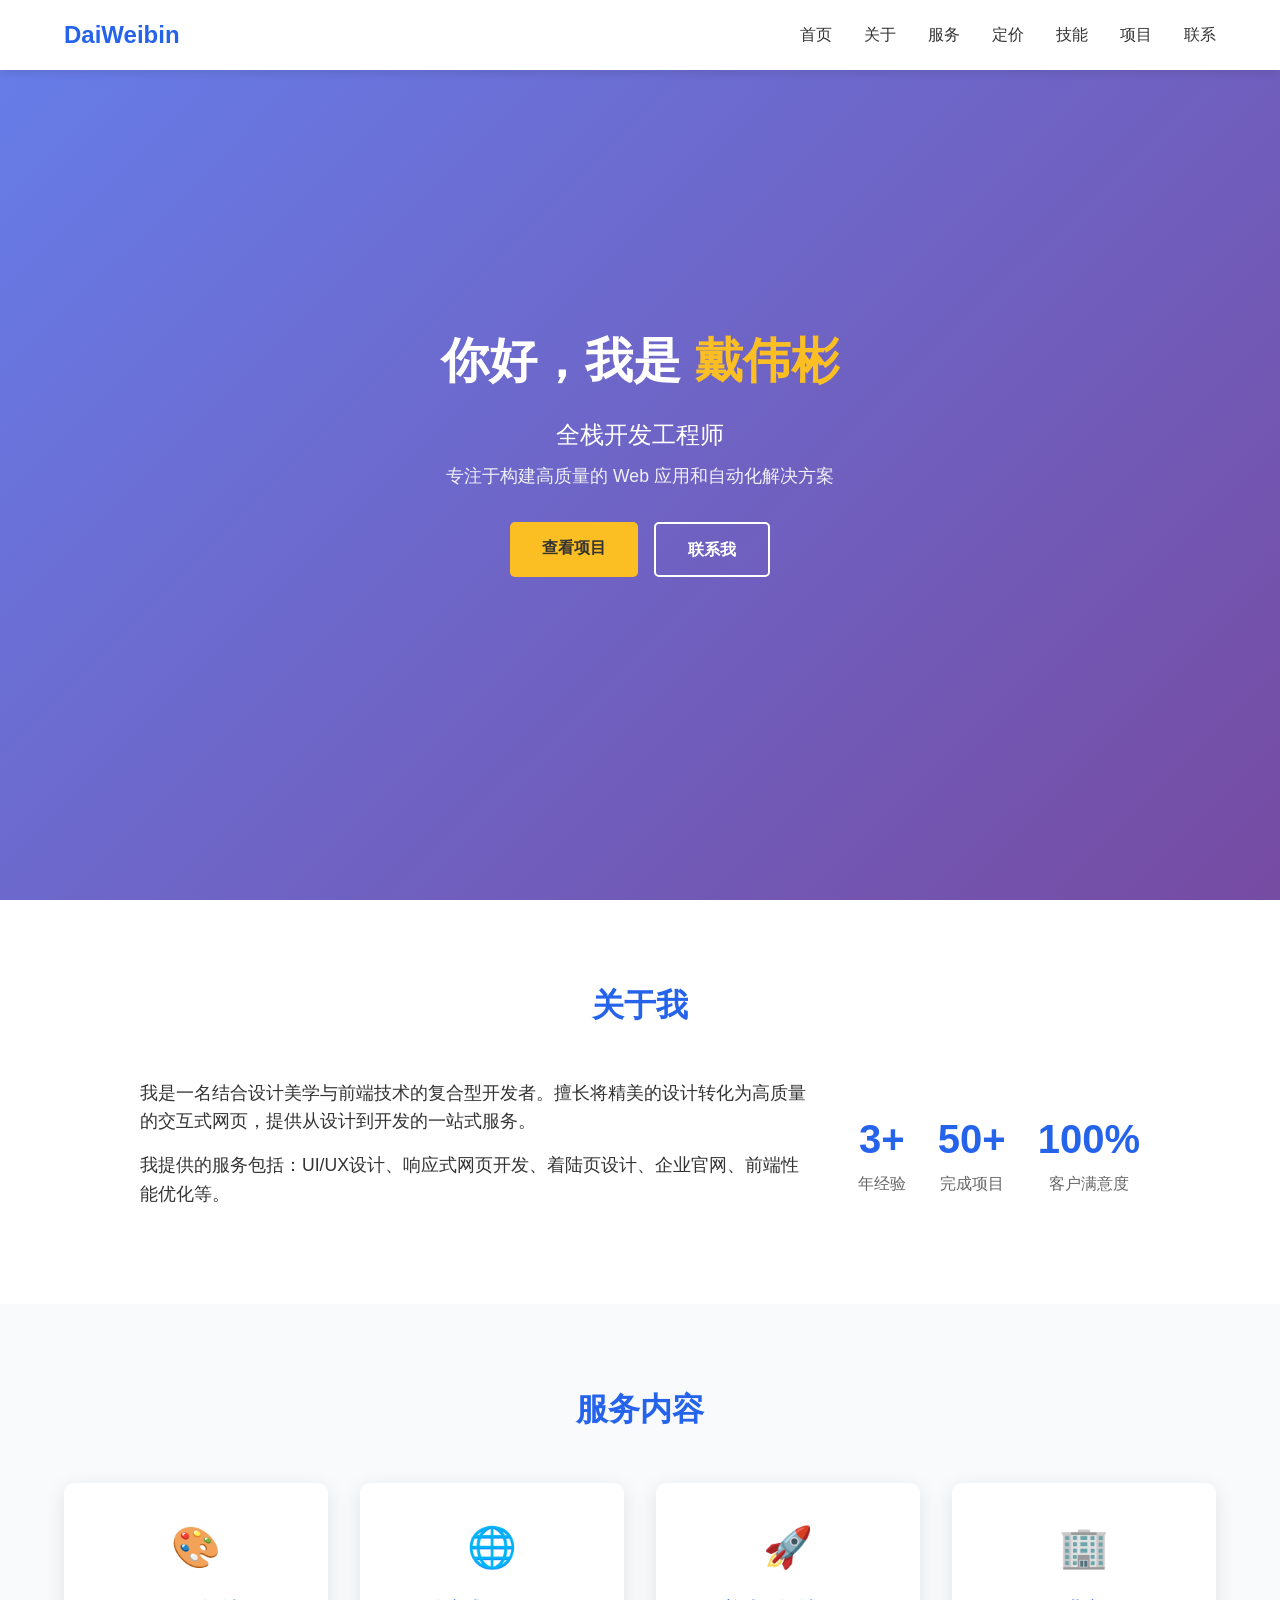
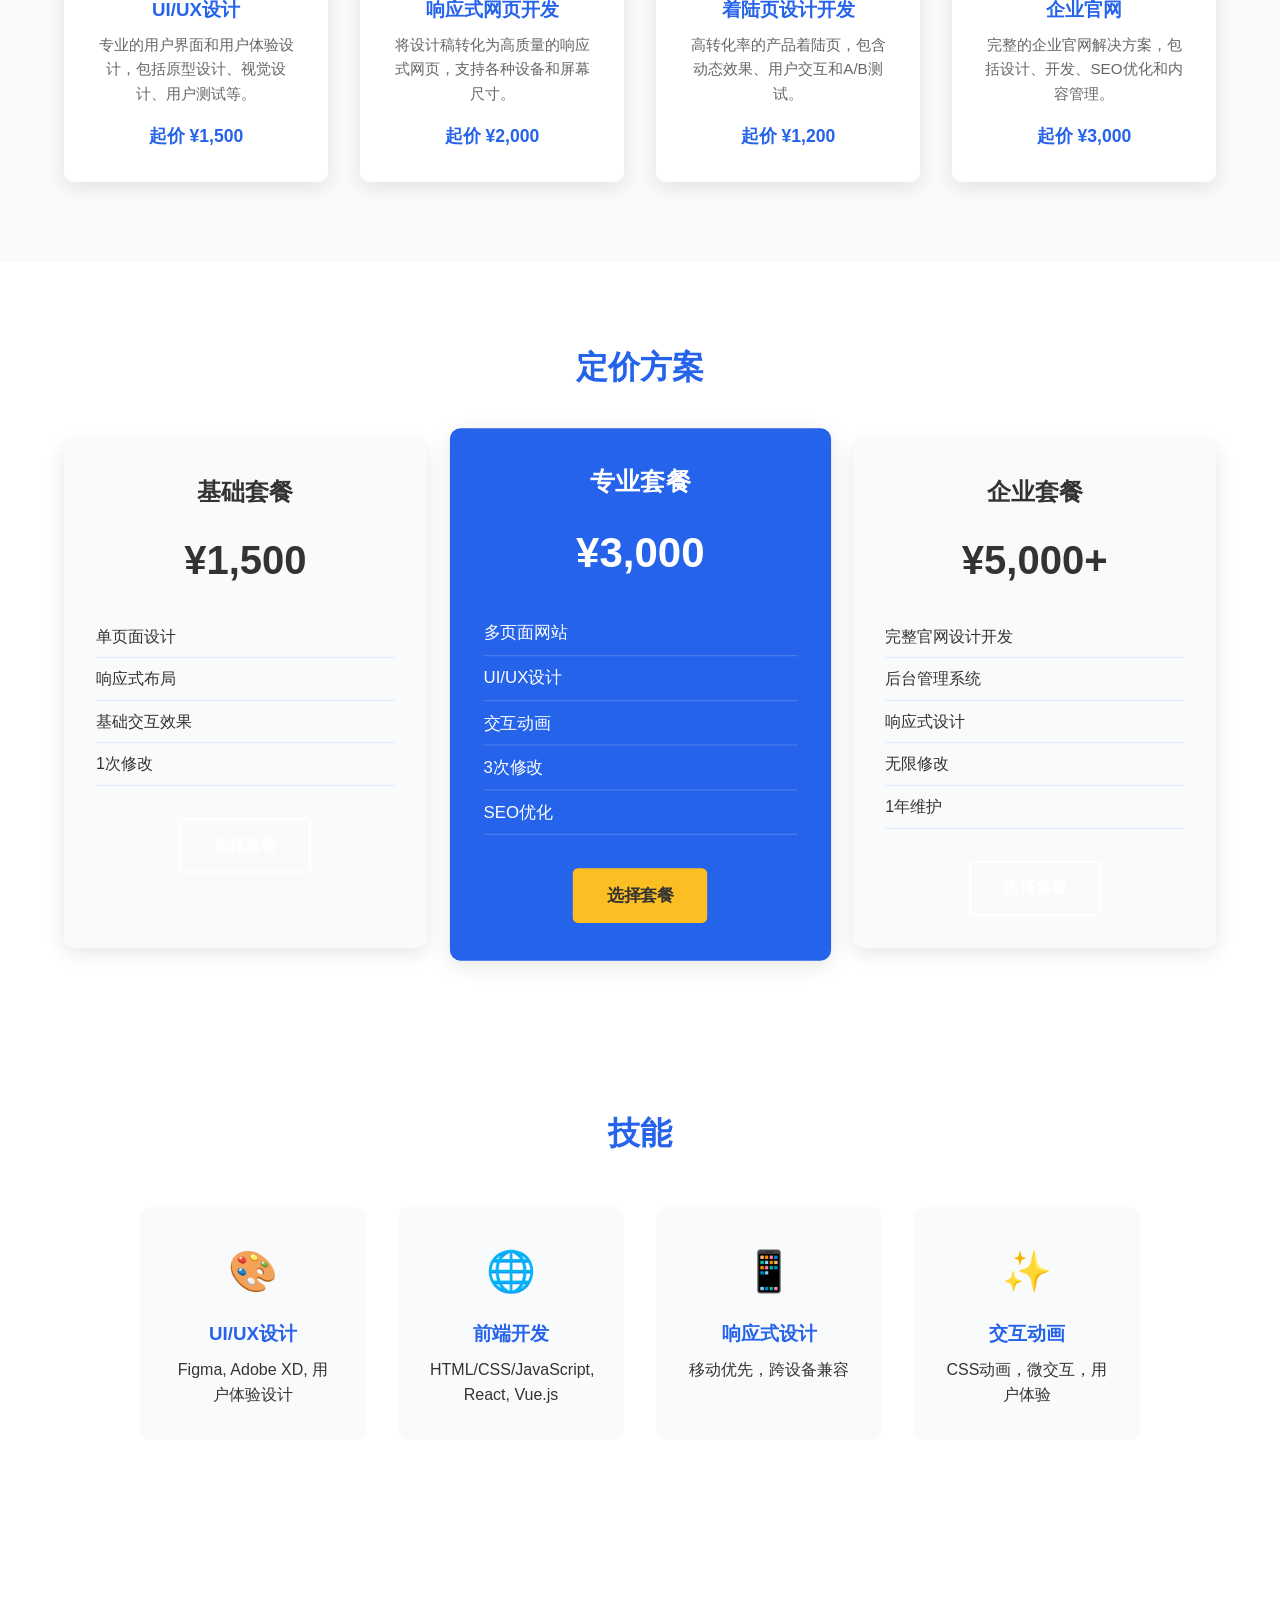
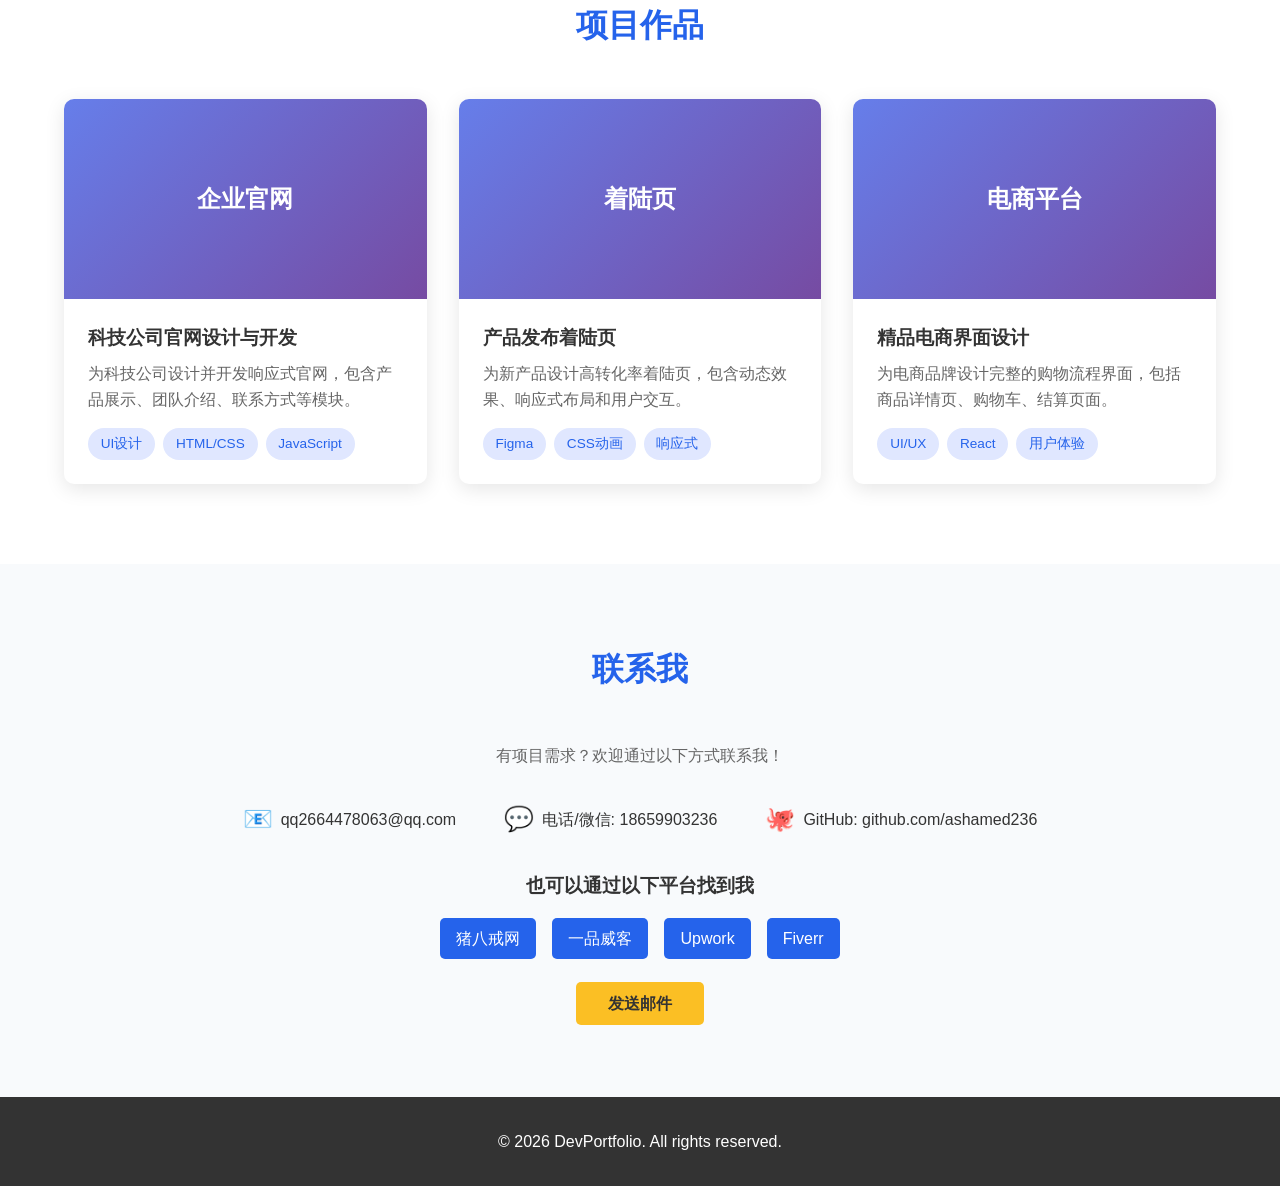
<file: index.html>
<!DOCTYPE html>
<html lang="zh-CN">
<head>
    <meta charset="UTF-8">
    <meta name="viewport" content="width=device-width, initial-scale=1.0">
    <title>开发者作品集</title>
    <link rel="stylesheet" href="style.css">
</head>
<body>
    <nav class="navbar">
        <div class="logo">DaiWeibin</div>
        <ul class="nav-links">
            <li><a href="#home">首页</a></li>
            <li><a href="#about">关于</a></li>
            <li><a href="#services">服务</a></li>
            <li><a href="#pricing">定价</a></li>
            <li><a href="#skills">技能</a></li>
            <li><a href="#projects">项目</a></li>
            <li><a href="#contact">联系</a></li>
        </ul>
    </nav>

    <section id="home" class="hero">
        <div class="hero-content">
            <h1>你好，我是 <span class="highlight">戴伟彬</span></h1>
            <p class="subtitle">全栈开发工程师</p>
            <p class="description">专注于构建高质量的 Web 应用和自动化解决方案</p>
            <div class="hero-buttons">
                <a href="#projects" class="btn btn-primary">查看项目</a>
                <a href="#contact" class="btn btn-secondary">联系我</a>
            </div>
        </div>
    </section>

    <section id="about" class="about">
        <h2>关于我</h2>
        <div class="about-content">
            <div class="about-text">
                <p>我是一名结合设计美学与前端技术的复合型开发者。擅长将精美的设计转化为高质量的交互式网页，提供从设计到开发的一站式服务。</p>
                <p>我提供的服务包括：UI/UX设计、响应式网页开发、着陆页设计、企业官网、前端性能优化等。</p>
            </div>
            <div class="stats">
                <div class="stat-item">
                    <span class="stat-number">3+</span>
                    <span class="stat-label">年经验</span>
                </div>
                <div class="stat-item">
                    <span class="stat-number">50+</span>
                    <span class="stat-label">完成项目</span>
                </div>
                <div class="stat-item">
                    <span class="stat-number">100%</span>
                    <span class="stat-label">客户满意度</span>
                </div>
            </div>
        </div>
    </section>

    <section id="services" class="services">
        <h2>服务内容</h2>
        <div class="services-grid">
            <div class="service-card">
                <div class="service-icon">🎨</div>
                <h3>UI/UX设计</h3>
                <p>专业的用户界面和用户体验设计，包括原型设计、视觉设计、用户测试等。</p>
                <div class="service-price">起价 ¥1,500</div>
            </div>
            <div class="service-card">
                <div class="service-icon">🌐</div>
                <h3>响应式网页开发</h3>
                <p>将设计稿转化为高质量的响应式网页，支持各种设备和屏幕尺寸。</p>
                <div class="service-price">起价 ¥2,000</div>
            </div>
            <div class="service-card">
                <div class="service-icon">🚀</div>
                <h3>着陆页设计开发</h3>
                <p>高转化率的产品着陆页，包含动态效果、用户交互和A/B测试。</p>
                <div class="service-price">起价 ¥1,200</div>
            </div>
            <div class="service-card">
                <div class="service-icon">🏢</div>
                <h3>企业官网</h3>
                <p>完整的企业官网解决方案，包括设计、开发、SEO优化和内容管理。</p>
                <div class="service-price">起价 ¥3,000</div>
            </div>
        </div>
    </section>

    <section id="pricing" class="pricing">
        <h2>定价方案</h2>
        <div class="pricing-grid">
            <div class="pricing-card">
                <h3>基础套餐</h3>
                <div class="price">¥1,500</div>
                <ul class="features">
                    <li>单页面设计</li>
                    <li>响应式布局</li>
                    <li>基础交互效果</li>
                    <li>1次修改</li>
                </ul>
                <a href="#contact" class="btn btn-secondary">选择套餐</a>
            </div>
            <div class="pricing-card featured">
                <h3>专业套餐</h3>
                <div class="price">¥3,000</div>
                <ul class="features">
                    <li>多页面网站</li>
                    <li>UI/UX设计</li>
                    <li>交互动画</li>
                    <li>3次修改</li>
                    <li>SEO优化</li>
                </ul>
                <a href="#contact" class="btn btn-primary">选择套餐</a>
            </div>
            <div class="pricing-card">
                <h3>企业套餐</h3>
                <div class="price">¥5,000+</div>
                <ul class="features">
                    <li>完整官网设计开发</li>
                    <li>后台管理系统</li>
                    <li>响应式设计</li>
                    <li>无限修改</li>
                    <li>1年维护</li>
                </ul>
                <a href="#contact" class="btn btn-secondary">选择套餐</a>
            </div>
        </div>
    </section>

    <section id="skills" class="skills">
        <h2>技能</h2>
        <div class="skills-grid">
            <div class="skill-card">
                <div class="skill-icon">🎨</div>
                <h3>UI/UX设计</h3>
                <p>Figma, Adobe XD, 用户体验设计</p>
            </div>
            <div class="skill-card">
                <div class="skill-icon">🌐</div>
                <h3>前端开发</h3>
                <p>HTML/CSS/JavaScript, React, Vue.js</p>
            </div>
            <div class="skill-card">
                <div class="skill-icon">📱</div>
                <h3>响应式设计</h3>
                <p>移动优先，跨设备兼容</p>
            </div>
            <div class="skill-card">
                <div class="skill-icon">✨</div>
                <h3>交互动画</h3>
                <p>CSS动画，微交互，用户体验</p>
            </div>
        </div>
    </section>

    <section id="projects" class="projects">
        <h2>项目作品</h2>
        <div class="projects-grid">
            <div class="project-card">
                <div class="project-image">
                    <div class="project-placeholder">企业官网</div>
                </div>
                <div class="project-info">
                    <h3>科技公司官网设计与开发</h3>
                    <p>为科技公司设计并开发响应式官网，包含产品展示、团队介绍、联系方式等模块。</p>
                    <div class="project-tags">
                        <span>UI设计</span>
                        <span>HTML/CSS</span>
                        <span>JavaScript</span>
                    </div>
                </div>
            </div>
            <div class="project-card">
                <div class="project-image">
                    <div class="project-placeholder">着陆页</div>
                </div>
                <div class="project-info">
                    <h3>产品发布着陆页</h3>
                    <p>为新产品设计高转化率着陆页，包含动态效果、响应式布局和用户交互。</p>
                    <div class="project-tags">
                        <span>Figma</span>
                        <span>CSS动画</span>
                        <span>响应式</span>
                    </div>
                </div>
            </div>
            <div class="project-card">
                <div class="project-image">
                    <div class="project-placeholder">电商平台</div>
                </div>
                <div class="project-info">
                    <h3>精品电商界面设计</h3>
                    <p>为电商品牌设计完整的购物流程界面，包括商品详情页、购物车、结算页面。</p>
                    <div class="project-tags">
                        <span>UI/UX</span>
                        <span>React</span>
                        <span>用户体验</span>
                    </div>
                </div>
            </div>
        </div>
    </section>

    <section id="contact" class="contact">
        <h2>联系我</h2>
        <p class="contact-desc">有项目需求？欢迎通过以下方式联系我！</p>
        <div class="contact-info">
            <div class="contact-item">
                <span class="contact-icon">📧</span>
                <span>qq2664478063@qq.com</span>
            </div>
            <div class="contact-item">
                <span class="contact-icon">💬</span>
                <span>电话/微信: 18659903236</span>
            </div>
            <div class="contact-item">
                <span class="contact-icon">🐙</span>
                <span>GitHub: github.com/ashamed236</span>
            </div>
        </div>
        
        <div class="platforms">
            <h3>也可以通过以下平台找到我</h3>
            <div class="platform-links">
                <a href="https://www.zbj.com" target="_blank" class="platform-link">猪八戒网</a>
                <a href="https://www.epwk.com" target="_blank" class="platform-link">一品威客</a>
                <a href="https://www.upwork.com" target="_blank" class="platform-link">Upwork</a>
                <a href="https://www.fiverr.com" target="_blank" class="platform-link">Fiverr</a>
            </div>
        </div>
        
        <a href="mailto:qq2664478063@qq.com" class="btn btn-primary">发送邮件</a>
    </section>

    <footer>
        <p>&copy; 2026 DevPortfolio. All rights reserved.</p>
    </footer>

    <script src="script.js"></script>
</body>
</html>
</file>
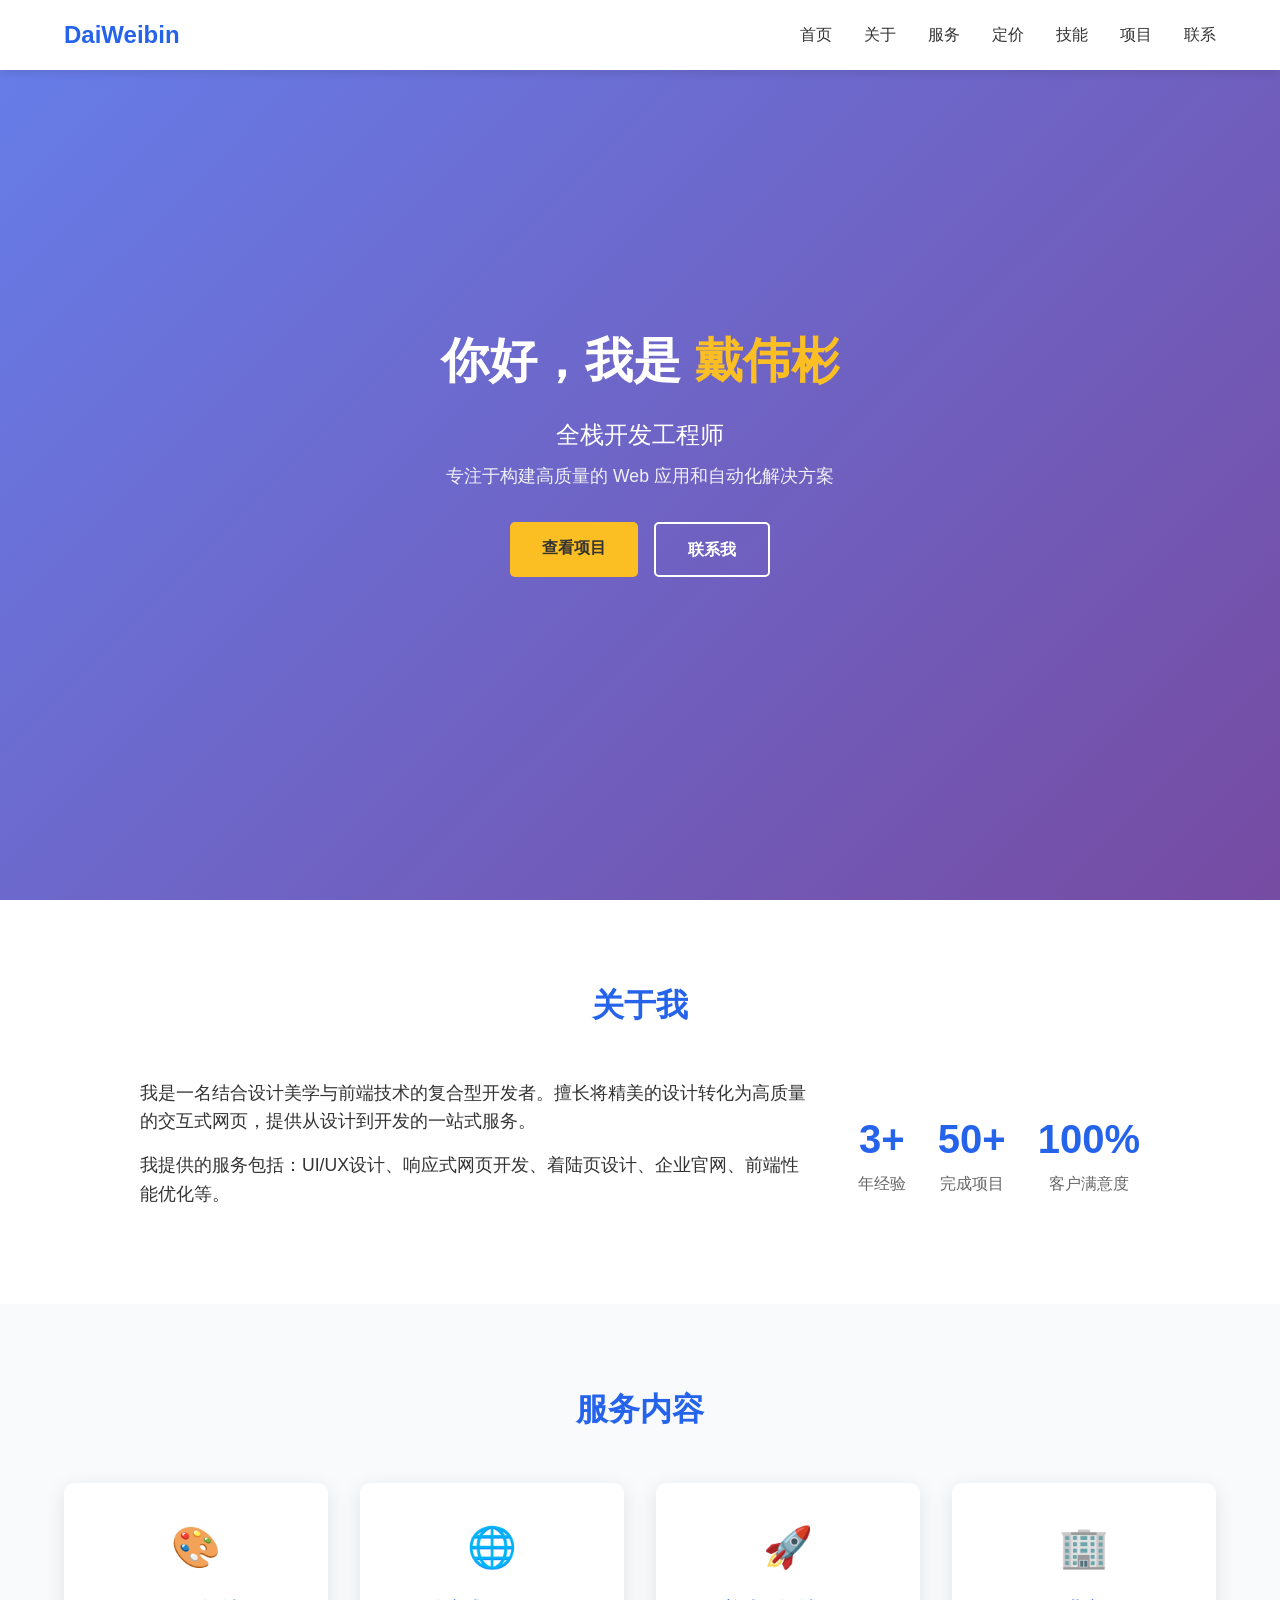
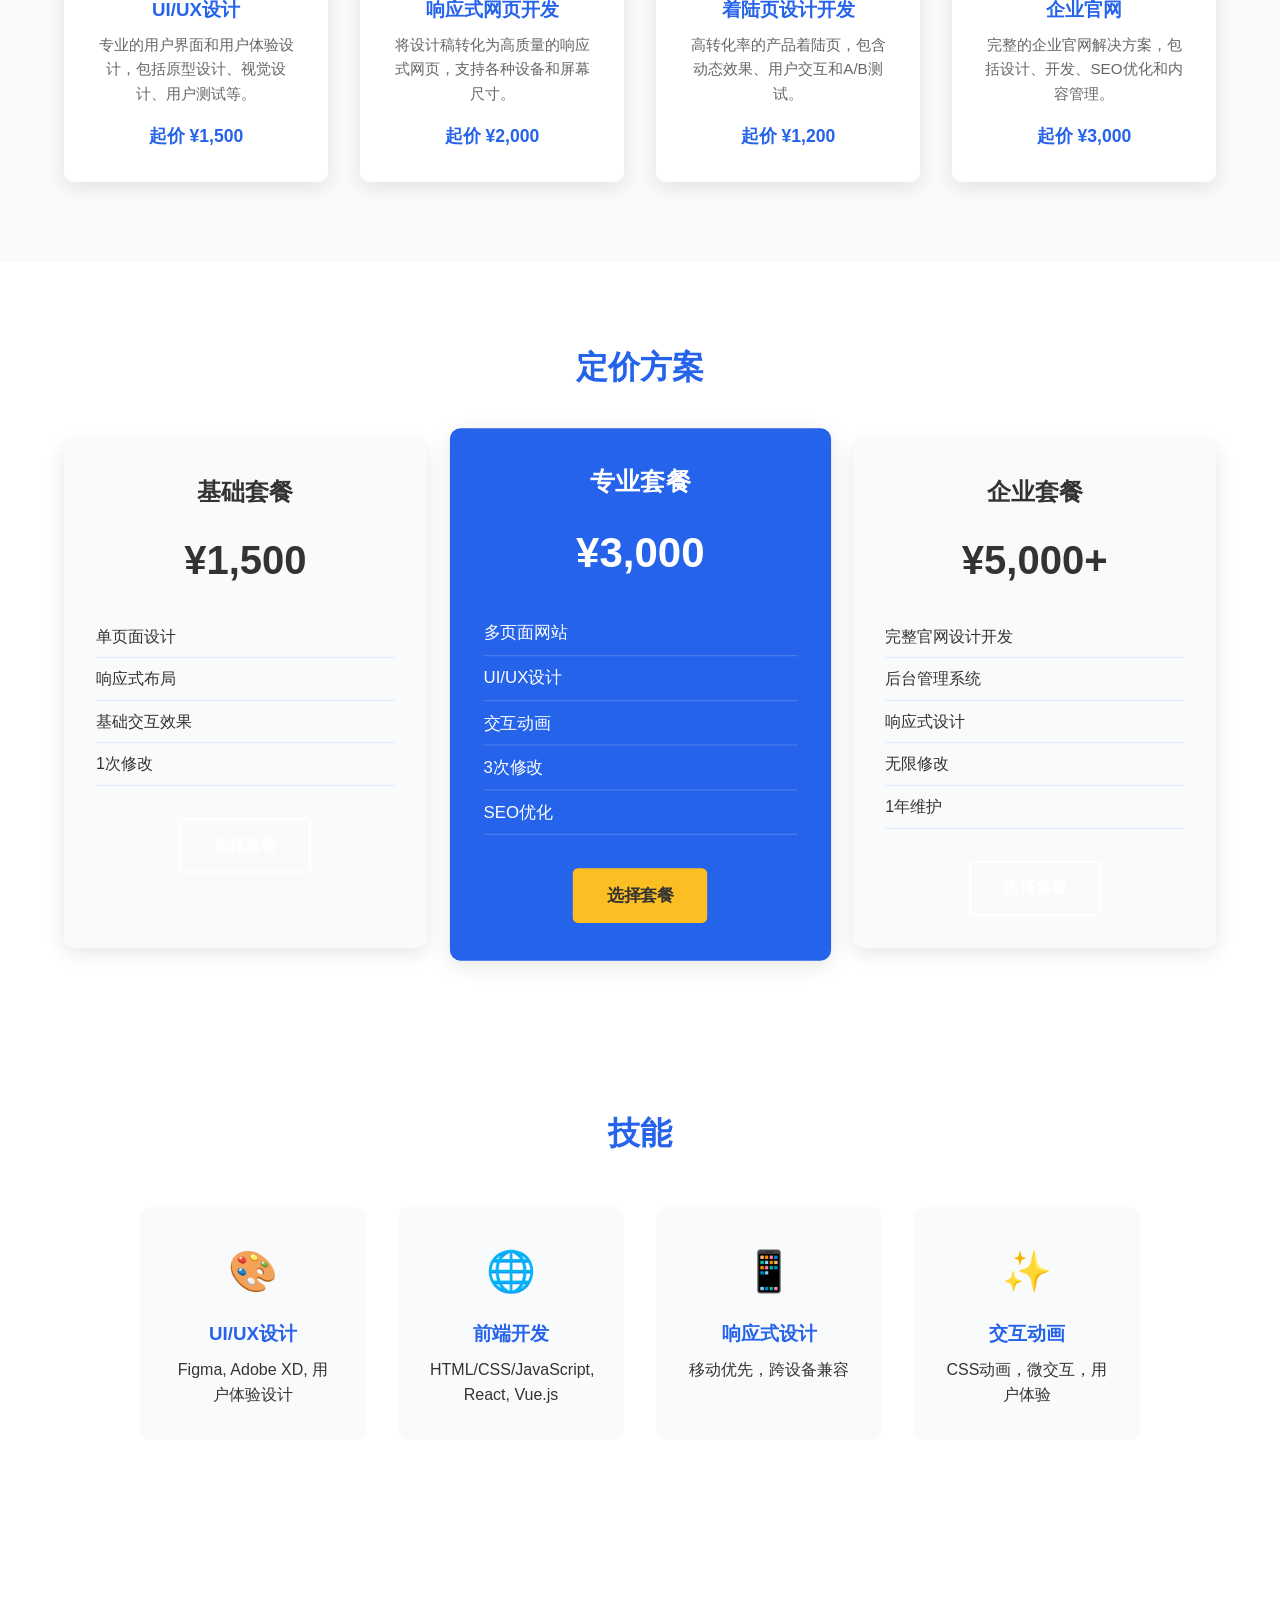
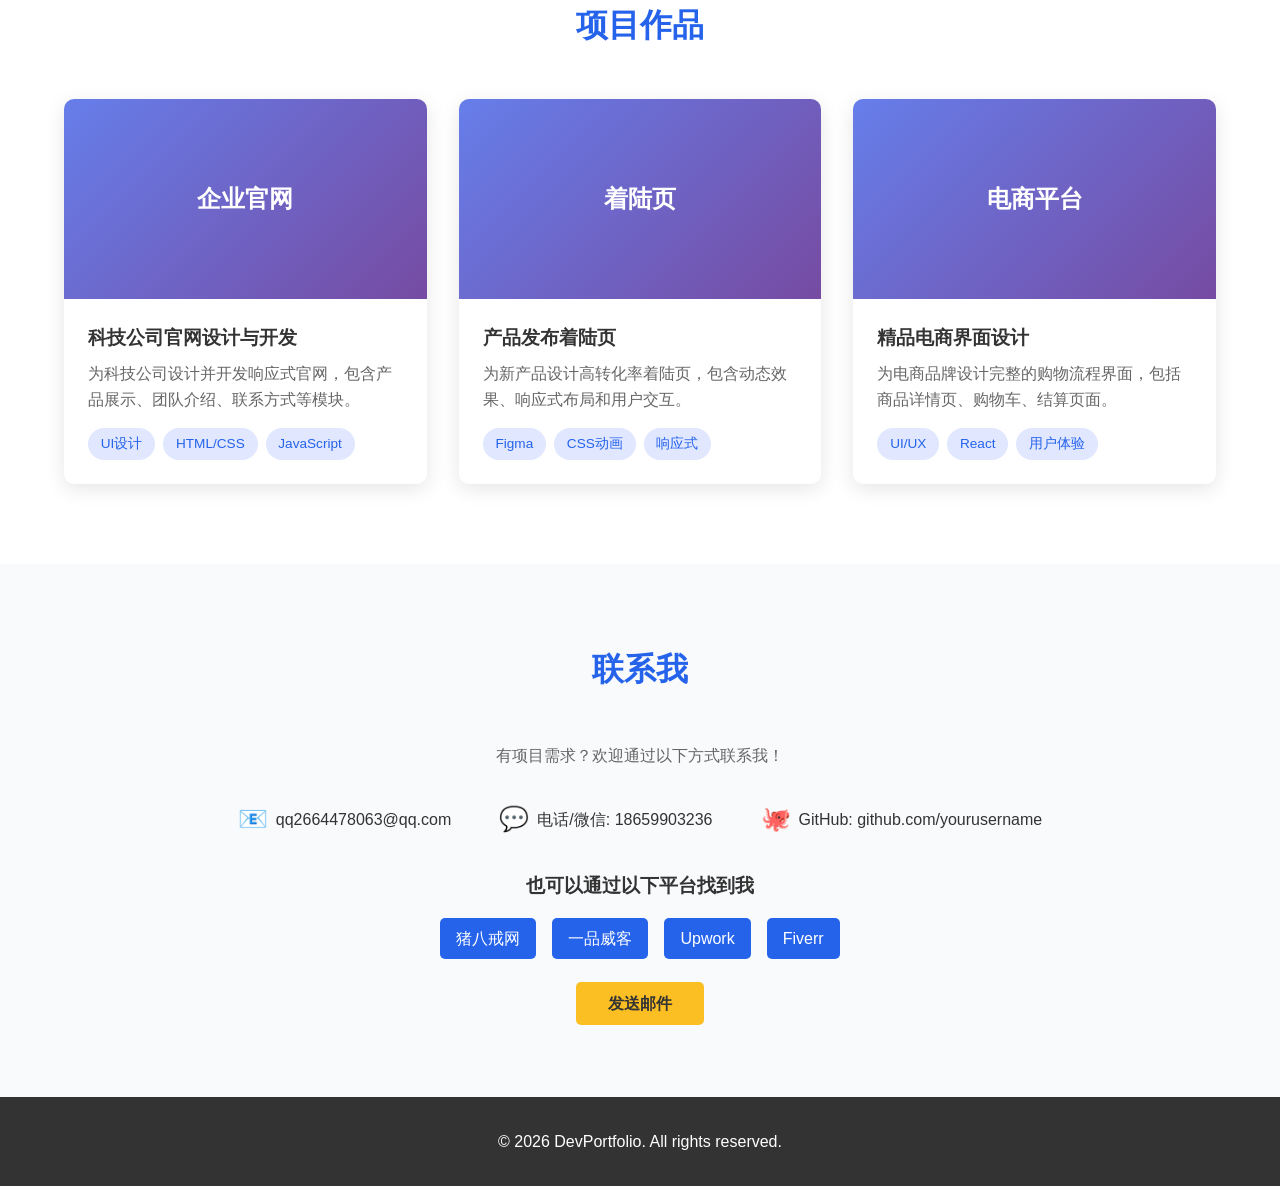
<file: portfolio/index.html>
<!DOCTYPE html>
<html lang="zh-CN">
<head>
    <meta charset="UTF-8">
    <meta name="viewport" content="width=device-width, initial-scale=1.0">
    <title>开发者作品集</title>
    <link rel="stylesheet" href="style.css">
</head>
<body>
    <nav class="navbar">
        <div class="logo">DaiWeibin</div>
        <ul class="nav-links">
            <li><a href="#home">首页</a></li>
            <li><a href="#about">关于</a></li>
            <li><a href="#services">服务</a></li>
            <li><a href="#pricing">定价</a></li>
            <li><a href="#skills">技能</a></li>
            <li><a href="#projects">项目</a></li>
            <li><a href="#contact">联系</a></li>
        </ul>
    </nav>

    <section id="home" class="hero">
        <div class="hero-content">
            <h1>你好，我是 <span class="highlight">戴伟彬</span></h1>
            <p class="subtitle">全栈开发工程师</p>
            <p class="description">专注于构建高质量的 Web 应用和自动化解决方案</p>
            <div class="hero-buttons">
                <a href="#projects" class="btn btn-primary">查看项目</a>
                <a href="#contact" class="btn btn-secondary">联系我</a>
            </div>
        </div>
    </section>

    <section id="about" class="about">
        <h2>关于我</h2>
        <div class="about-content">
            <div class="about-text">
                <p>我是一名结合设计美学与前端技术的复合型开发者。擅长将精美的设计转化为高质量的交互式网页，提供从设计到开发的一站式服务。</p>
                <p>我提供的服务包括：UI/UX设计、响应式网页开发、着陆页设计、企业官网、前端性能优化等。</p>
            </div>
            <div class="stats">
                <div class="stat-item">
                    <span class="stat-number">3+</span>
                    <span class="stat-label">年经验</span>
                </div>
                <div class="stat-item">
                    <span class="stat-number">50+</span>
                    <span class="stat-label">完成项目</span>
                </div>
                <div class="stat-item">
                    <span class="stat-number">100%</span>
                    <span class="stat-label">客户满意度</span>
                </div>
            </div>
        </div>
    </section>

    <section id="services" class="services">
        <h2>服务内容</h2>
        <div class="services-grid">
            <div class="service-card">
                <div class="service-icon">🎨</div>
                <h3>UI/UX设计</h3>
                <p>专业的用户界面和用户体验设计，包括原型设计、视觉设计、用户测试等。</p>
                <div class="service-price">起价 ¥1,500</div>
            </div>
            <div class="service-card">
                <div class="service-icon">🌐</div>
                <h3>响应式网页开发</h3>
                <p>将设计稿转化为高质量的响应式网页，支持各种设备和屏幕尺寸。</p>
                <div class="service-price">起价 ¥2,000</div>
            </div>
            <div class="service-card">
                <div class="service-icon">🚀</div>
                <h3>着陆页设计开发</h3>
                <p>高转化率的产品着陆页，包含动态效果、用户交互和A/B测试。</p>
                <div class="service-price">起价 ¥1,200</div>
            </div>
            <div class="service-card">
                <div class="service-icon">🏢</div>
                <h3>企业官网</h3>
                <p>完整的企业官网解决方案，包括设计、开发、SEO优化和内容管理。</p>
                <div class="service-price">起价 ¥3,000</div>
            </div>
        </div>
    </section>

    <section id="pricing" class="pricing">
        <h2>定价方案</h2>
        <div class="pricing-grid">
            <div class="pricing-card">
                <h3>基础套餐</h3>
                <div class="price">¥1,500</div>
                <ul class="features">
                    <li>单页面设计</li>
                    <li>响应式布局</li>
                    <li>基础交互效果</li>
                    <li>1次修改</li>
                </ul>
                <a href="#contact" class="btn btn-secondary">选择套餐</a>
            </div>
            <div class="pricing-card featured">
                <h3>专业套餐</h3>
                <div class="price">¥3,000</div>
                <ul class="features">
                    <li>多页面网站</li>
                    <li>UI/UX设计</li>
                    <li>交互动画</li>
                    <li>3次修改</li>
                    <li>SEO优化</li>
                </ul>
                <a href="#contact" class="btn btn-primary">选择套餐</a>
            </div>
            <div class="pricing-card">
                <h3>企业套餐</h3>
                <div class="price">¥5,000+</div>
                <ul class="features">
                    <li>完整官网设计开发</li>
                    <li>后台管理系统</li>
                    <li>响应式设计</li>
                    <li>无限修改</li>
                    <li>1年维护</li>
                </ul>
                <a href="#contact" class="btn btn-secondary">选择套餐</a>
            </div>
        </div>
    </section>

    <section id="skills" class="skills">
        <h2>技能</h2>
        <div class="skills-grid">
            <div class="skill-card">
                <div class="skill-icon">🎨</div>
                <h3>UI/UX设计</h3>
                <p>Figma, Adobe XD, 用户体验设计</p>
            </div>
            <div class="skill-card">
                <div class="skill-icon">🌐</div>
                <h3>前端开发</h3>
                <p>HTML/CSS/JavaScript, React, Vue.js</p>
            </div>
            <div class="skill-card">
                <div class="skill-icon">📱</div>
                <h3>响应式设计</h3>
                <p>移动优先，跨设备兼容</p>
            </div>
            <div class="skill-card">
                <div class="skill-icon">✨</div>
                <h3>交互动画</h3>
                <p>CSS动画，微交互，用户体验</p>
            </div>
        </div>
    </section>

    <section id="projects" class="projects">
        <h2>项目作品</h2>
        <div class="projects-grid">
            <div class="project-card">
                <div class="project-image">
                    <div class="project-placeholder">企业官网</div>
                </div>
                <div class="project-info">
                    <h3>科技公司官网设计与开发</h3>
                    <p>为科技公司设计并开发响应式官网，包含产品展示、团队介绍、联系方式等模块。</p>
                    <div class="project-tags">
                        <span>UI设计</span>
                        <span>HTML/CSS</span>
                        <span>JavaScript</span>
                    </div>
                </div>
            </div>
            <div class="project-card">
                <div class="project-image">
                    <div class="project-placeholder">着陆页</div>
                </div>
                <div class="project-info">
                    <h3>产品发布着陆页</h3>
                    <p>为新产品设计高转化率着陆页，包含动态效果、响应式布局和用户交互。</p>
                    <div class="project-tags">
                        <span>Figma</span>
                        <span>CSS动画</span>
                        <span>响应式</span>
                    </div>
                </div>
            </div>
            <div class="project-card">
                <div class="project-image">
                    <div class="project-placeholder">电商平台</div>
                </div>
                <div class="project-info">
                    <h3>精品电商界面设计</h3>
                    <p>为电商品牌设计完整的购物流程界面，包括商品详情页、购物车、结算页面。</p>
                    <div class="project-tags">
                        <span>UI/UX</span>
                        <span>React</span>
                        <span>用户体验</span>
                    </div>
                </div>
            </div>
        </div>
    </section>

    <section id="contact" class="contact">
        <h2>联系我</h2>
        <p class="contact-desc">有项目需求？欢迎通过以下方式联系我！</p>
        <div class="contact-info">
            <div class="contact-item">
                <span class="contact-icon">📧</span>
                <span>qq2664478063@qq.com</span>
            </div>
            <div class="contact-item">
                <span class="contact-icon">💬</span>
                <span>电话/微信: 18659903236</span>
            </div>
            <div class="contact-item">
                <span class="contact-icon">🐙</span>
                <span>GitHub: github.com/yourusername</span>
            </div>
        </div>
        
        <div class="platforms">
            <h3>也可以通过以下平台找到我</h3>
            <div class="platform-links">
                <a href="https://www.zbj.com" target="_blank" class="platform-link">猪八戒网</a>
                <a href="https://www.epwk.com" target="_blank" class="platform-link">一品威客</a>
                <a href="https://www.upwork.com" target="_blank" class="platform-link">Upwork</a>
                <a href="https://www.fiverr.com" target="_blank" class="platform-link">Fiverr</a>
            </div>
        </div>
        
        <a href="mailto:qq2664478063@qq.com" class="btn btn-primary">发送邮件</a>
    </section>

    <footer>
        <p>&copy; 2026 DevPortfolio. All rights reserved.</p>
    </footer>

    <script src="script.js"></script>
</body>
</html>
</file>
<file: style.css>
* {
    margin: 0;
    padding: 0;
    box-sizing: border-box;
}

body {
    font-family: -apple-system, BlinkMacSystemFont, 'Segoe UI', Roboto, sans-serif;
    line-height: 1.6;
    color: #333;
}

/* Navbar */
.navbar {
    display: flex;
    justify-content: space-between;
    align-items: center;
    padding: 1rem 5%;
    background: #fff;
    box-shadow: 0 2px 10px rgba(0,0,0,0.1);
    position: fixed;
    width: 100%;
    top: 0;
    z-index: 100;
}

.logo {
    font-size: 1.5rem;
    font-weight: bold;
    color: #2563eb;
}

.nav-links {
    display: flex;
    list-style: none;
    gap: 2rem;
}

.nav-links a {
    text-decoration: none;
    color: #333;
    transition: color 0.3s;
}

.nav-links a:hover {
    color: #2563eb;
}

/* Hero Section */
.hero {
    min-height: 100vh;
    display: flex;
    align-items: center;
    justify-content: center;
    background: linear-gradient(135deg, #667eea 0%, #764ba2 100%);
    color: #fff;
    text-align: center;
    padding: 0 5%;
}

.hero-content h1 {
    font-size: 3rem;
    margin-bottom: 1rem;
}

.highlight {
    color: #fbbf24;
}

.subtitle {
    font-size: 1.5rem;
    margin-bottom: 0.5rem;
}

.description {
    font-size: 1.1rem;
    margin-bottom: 2rem;
    opacity: 0.9;
}

.hero-buttons {
    display: flex;
    gap: 1rem;
    justify-content: center;
}

.btn {
    padding: 0.8rem 2rem;
    border-radius: 5px;
    text-decoration: none;
    font-weight: bold;
    transition: transform 0.3s, box-shadow 0.3s;
}

.btn:hover {
    transform: translateY(-2px);
    box-shadow: 0 5px 20px rgba(0,0,0,0.2);
}

.btn-primary {
    background: #fbbf24;
    color: #333;
}

.btn-secondary {
    background: transparent;
    color: #fff;
    border: 2px solid #fff;
}

/* Sections */
section {
    padding: 5rem 5%;
}

section h2 {
    text-align: center;
    font-size: 2rem;
    margin-bottom: 3rem;
    color: #2563eb;
}

/* About */
.about-content {
    display: flex;
    gap: 3rem;
    align-items: center;
    max-width: 1000px;
    margin: 0 auto;
}

.about-text {
    flex: 1;
}

.about-text p {
    margin-bottom: 1rem;
    font-size: 1.1rem;
}

.stats {
    display: flex;
    gap: 2rem;
}

.stat-item {
    text-align: center;
}

.stat-number {
    display: block;
    font-size: 2.5rem;
    font-weight: bold;
    color: #2563eb;
}

.stat-label {
    color: #666;
}

/* Skills */
.skills-grid {
    display: grid;
    grid-template-columns: repeat(auto-fit, minmax(200px, 1fr));
    gap: 2rem;
    max-width: 1000px;
    margin: 0 auto;
}

.skill-card {
    background: #f8fafc;
    padding: 2rem;
    border-radius: 10px;
    text-align: center;
    transition: transform 0.3s, box-shadow 0.3s;
}

.skill-card:hover {
    transform: translateY(-5px);
    box-shadow: 0 10px 30px rgba(0,0,0,0.1);
}

.skill-icon {
    font-size: 2.5rem;
    margin-bottom: 1rem;
}

.skill-card h3 {
    margin-bottom: 0.5rem;
    color: #2563eb;
}

/* Projects */
.projects-grid {
    display: grid;
    grid-template-columns: repeat(auto-fit, minmax(300px, 1fr));
    gap: 2rem;
    max-width: 1200px;
    margin: 0 auto;
}

.project-card {
    background: #fff;
    border-radius: 10px;
    overflow: hidden;
    box-shadow: 0 5px 20px rgba(0,0,0,0.1);
    transition: transform 0.3s;
}

.project-card:hover {
    transform: translateY(-5px);
}

.project-image {
    height: 200px;
    background: linear-gradient(135deg, #667eea 0%, #764ba2 100%);
    display: flex;
    align-items: center;
    justify-content: center;
}

.project-placeholder {
    color: #fff;
    font-size: 1.5rem;
    font-weight: bold;
}

.project-info {
    padding: 1.5rem;
}

.project-info h3 {
    margin-bottom: 0.5rem;
    color: #333;
}

.project-info p {
    color: #666;
    margin-bottom: 1rem;
}

.project-tags {
    display: flex;
    gap: 0.5rem;
    flex-wrap: wrap;
}

.project-tags span {
    background: #e0e7ff;
    color: #2563eb;
    padding: 0.3rem 0.8rem;
    border-radius: 20px;
    font-size: 0.85rem;
}

/* Services */
.services {
    background: #f8fafc;
}

.services-grid {
    display: grid;
    grid-template-columns: repeat(auto-fit, minmax(250px, 1fr));
    gap: 2rem;
    max-width: 1200px;
    margin: 0 auto;
}

.service-card {
    background: #fff;
    padding: 2rem;
    border-radius: 10px;
    text-align: center;
    box-shadow: 0 5px 20px rgba(0,0,0,0.1);
    transition: transform 0.3s, box-shadow 0.3s;
}

.service-card:hover {
    transform: translateY(-5px);
    box-shadow: 0 10px 30px rgba(0,0,0,0.15);
}

.service-icon {
    font-size: 2.5rem;
    margin-bottom: 1rem;
}

.service-card h3 {
    margin-bottom: 0.5rem;
    color: #2563eb;
}

.service-card p {
    color: #666;
    margin-bottom: 1rem;
    font-size: 0.95rem;
}

.service-price {
    font-weight: bold;
    color: #2563eb;
    font-size: 1.1rem;
}

/* Pricing */
.pricing {
    background: #fff;
}

.pricing-grid {
    display: grid;
    grid-template-columns: repeat(auto-fit, minmax(300px, 1fr));
    gap: 2rem;
    max-width: 1200px;
    margin: 0 auto;
}

.pricing-card {
    background: #f8fafc;
    padding: 2rem;
    border-radius: 10px;
    text-align: center;
    box-shadow: 0 5px 20px rgba(0,0,0,0.1);
    transition: transform 0.3s;
}

.pricing-card:hover {
    transform: translateY(-5px);
}

.pricing-card.featured {
    background: #2563eb;
    color: #fff;
    transform: scale(1.05);
}

.pricing-card.featured:hover {
    transform: scale(1.05) translateY(-5px);
}

.pricing-card h3 {
    margin-bottom: 1rem;
    font-size: 1.5rem;
}

.pricing-card .price {
    font-size: 2.5rem;
    font-weight: bold;
    margin-bottom: 1.5rem;
}

.pricing-card ul {
    list-style: none;
    margin-bottom: 2rem;
    text-align: left;
}

.pricing-card li {
    padding: 0.5rem 0;
    border-bottom: 1px solid #e0e7ff;
}

.pricing-card.featured li {
    border-bottom-color: rgba(255,255,255,0.2);
}

.pricing-card .btn {
    display: inline-block;
}

/* Contact */
.contact {
    text-align: center;
    background: #f8fafc;
}

.contact-desc {
    margin-bottom: 2rem;
    color: #666;
}

.contact-info {
    display: flex;
    justify-content: center;
    gap: 3rem;
    margin-bottom: 2rem;
    flex-wrap: wrap;
}

.contact-item {
    display: flex;
    align-items: center;
    gap: 0.5rem;
}

.contact-icon {
    font-size: 1.5rem;
}

.platforms {
    margin: 2rem 0;
}

.platforms h3 {
    margin-bottom: 1rem;
    color: #333;
    font-size: 1.2rem;
}

.platform-links {
    display: flex;
    justify-content: center;
    gap: 1rem;
    flex-wrap: wrap;
    margin-bottom: 2rem;
}

.platform-link {
    background: #2563eb;
    color: #fff;
    padding: 0.5rem 1rem;
    border-radius: 5px;
    text-decoration: none;
    transition: background 0.3s;
}

.platform-link:hover {
    background: #1d4ed8;
}

/* Footer */
footer {
    text-align: center;
    padding: 2rem;
    background: #333;
    color: #fff;
}

/* Responsive */
@media (max-width: 768px) {
    .hero-content h1 {
        font-size: 2rem;
    }
    
    .about-content {
        flex-direction: column;
    }
    
    .stats {
        flex-wrap: wrap;
        justify-content: center;
    }
    
    .nav-links {
        display: none;
    }
}
</file>
<file: portfolio/style.css>
* {
    margin: 0;
    padding: 0;
    box-sizing: border-box;
}

body {
    font-family: -apple-system, BlinkMacSystemFont, 'Segoe UI', Roboto, sans-serif;
    line-height: 1.6;
    color: #333;
}

/* Navbar */
.navbar {
    display: flex;
    justify-content: space-between;
    align-items: center;
    padding: 1rem 5%;
    background: #fff;
    box-shadow: 0 2px 10px rgba(0,0,0,0.1);
    position: fixed;
    width: 100%;
    top: 0;
    z-index: 100;
}

.logo {
    font-size: 1.5rem;
    font-weight: bold;
    color: #2563eb;
}

.nav-links {
    display: flex;
    list-style: none;
    gap: 2rem;
}

.nav-links a {
    text-decoration: none;
    color: #333;
    transition: color 0.3s;
}

.nav-links a:hover {
    color: #2563eb;
}

/* Hero Section */
.hero {
    min-height: 100vh;
    display: flex;
    align-items: center;
    justify-content: center;
    background: linear-gradient(135deg, #667eea 0%, #764ba2 100%);
    color: #fff;
    text-align: center;
    padding: 0 5%;
}

.hero-content h1 {
    font-size: 3rem;
    margin-bottom: 1rem;
}

.highlight {
    color: #fbbf24;
}

.subtitle {
    font-size: 1.5rem;
    margin-bottom: 0.5rem;
}

.description {
    font-size: 1.1rem;
    margin-bottom: 2rem;
    opacity: 0.9;
}

.hero-buttons {
    display: flex;
    gap: 1rem;
    justify-content: center;
}

.btn {
    padding: 0.8rem 2rem;
    border-radius: 5px;
    text-decoration: none;
    font-weight: bold;
    transition: transform 0.3s, box-shadow 0.3s;
}

.btn:hover {
    transform: translateY(-2px);
    box-shadow: 0 5px 20px rgba(0,0,0,0.2);
}

.btn-primary {
    background: #fbbf24;
    color: #333;
}

.btn-secondary {
    background: transparent;
    color: #fff;
    border: 2px solid #fff;
}

/* Sections */
section {
    padding: 5rem 5%;
}

section h2 {
    text-align: center;
    font-size: 2rem;
    margin-bottom: 3rem;
    color: #2563eb;
}

/* About */
.about-content {
    display: flex;
    gap: 3rem;
    align-items: center;
    max-width: 1000px;
    margin: 0 auto;
}

.about-text {
    flex: 1;
}

.about-text p {
    margin-bottom: 1rem;
    font-size: 1.1rem;
}

.stats {
    display: flex;
    gap: 2rem;
}

.stat-item {
    text-align: center;
}

.stat-number {
    display: block;
    font-size: 2.5rem;
    font-weight: bold;
    color: #2563eb;
}

.stat-label {
    color: #666;
}

/* Skills */
.skills-grid {
    display: grid;
    grid-template-columns: repeat(auto-fit, minmax(200px, 1fr));
    gap: 2rem;
    max-width: 1000px;
    margin: 0 auto;
}

.skill-card {
    background: #f8fafc;
    padding: 2rem;
    border-radius: 10px;
    text-align: center;
    transition: transform 0.3s, box-shadow 0.3s;
}

.skill-card:hover {
    transform: translateY(-5px);
    box-shadow: 0 10px 30px rgba(0,0,0,0.1);
}

.skill-icon {
    font-size: 2.5rem;
    margin-bottom: 1rem;
}

.skill-card h3 {
    margin-bottom: 0.5rem;
    color: #2563eb;
}

/* Projects */
.projects-grid {
    display: grid;
    grid-template-columns: repeat(auto-fit, minmax(300px, 1fr));
    gap: 2rem;
    max-width: 1200px;
    margin: 0 auto;
}

.project-card {
    background: #fff;
    border-radius: 10px;
    overflow: hidden;
    box-shadow: 0 5px 20px rgba(0,0,0,0.1);
    transition: transform 0.3s;
}

.project-card:hover {
    transform: translateY(-5px);
}

.project-image {
    height: 200px;
    background: linear-gradient(135deg, #667eea 0%, #764ba2 100%);
    display: flex;
    align-items: center;
    justify-content: center;
}

.project-placeholder {
    color: #fff;
    font-size: 1.5rem;
    font-weight: bold;
}

.project-info {
    padding: 1.5rem;
}

.project-info h3 {
    margin-bottom: 0.5rem;
    color: #333;
}

.project-info p {
    color: #666;
    margin-bottom: 1rem;
}

.project-tags {
    display: flex;
    gap: 0.5rem;
    flex-wrap: wrap;
}

.project-tags span {
    background: #e0e7ff;
    color: #2563eb;
    padding: 0.3rem 0.8rem;
    border-radius: 20px;
    font-size: 0.85rem;
}

/* Services */
.services {
    background: #f8fafc;
}

.services-grid {
    display: grid;
    grid-template-columns: repeat(auto-fit, minmax(250px, 1fr));
    gap: 2rem;
    max-width: 1200px;
    margin: 0 auto;
}

.service-card {
    background: #fff;
    padding: 2rem;
    border-radius: 10px;
    text-align: center;
    box-shadow: 0 5px 20px rgba(0,0,0,0.1);
    transition: transform 0.3s, box-shadow 0.3s;
}

.service-card:hover {
    transform: translateY(-5px);
    box-shadow: 0 10px 30px rgba(0,0,0,0.15);
}

.service-icon {
    font-size: 2.5rem;
    margin-bottom: 1rem;
}

.service-card h3 {
    margin-bottom: 0.5rem;
    color: #2563eb;
}

.service-card p {
    color: #666;
    margin-bottom: 1rem;
    font-size: 0.95rem;
}

.service-price {
    font-weight: bold;
    color: #2563eb;
    font-size: 1.1rem;
}

/* Pricing */
.pricing {
    background: #fff;
}

.pricing-grid {
    display: grid;
    grid-template-columns: repeat(auto-fit, minmax(300px, 1fr));
    gap: 2rem;
    max-width: 1200px;
    margin: 0 auto;
}

.pricing-card {
    background: #f8fafc;
    padding: 2rem;
    border-radius: 10px;
    text-align: center;
    box-shadow: 0 5px 20px rgba(0,0,0,0.1);
    transition: transform 0.3s;
}

.pricing-card:hover {
    transform: translateY(-5px);
}

.pricing-card.featured {
    background: #2563eb;
    color: #fff;
    transform: scale(1.05);
}

.pricing-card.featured:hover {
    transform: scale(1.05) translateY(-5px);
}

.pricing-card h3 {
    margin-bottom: 1rem;
    font-size: 1.5rem;
}

.pricing-card .price {
    font-size: 2.5rem;
    font-weight: bold;
    margin-bottom: 1.5rem;
}

.pricing-card ul {
    list-style: none;
    margin-bottom: 2rem;
    text-align: left;
}

.pricing-card li {
    padding: 0.5rem 0;
    border-bottom: 1px solid #e0e7ff;
}

.pricing-card.featured li {
    border-bottom-color: rgba(255,255,255,0.2);
}

.pricing-card .btn {
    display: inline-block;
}

/* Contact */
.contact {
    text-align: center;
    background: #f8fafc;
}

.contact-desc {
    margin-bottom: 2rem;
    color: #666;
}

.contact-info {
    display: flex;
    justify-content: center;
    gap: 3rem;
    margin-bottom: 2rem;
    flex-wrap: wrap;
}

.contact-item {
    display: flex;
    align-items: center;
    gap: 0.5rem;
}

.contact-icon {
    font-size: 1.5rem;
}

.platforms {
    margin: 2rem 0;
}

.platforms h3 {
    margin-bottom: 1rem;
    color: #333;
    font-size: 1.2rem;
}

.platform-links {
    display: flex;
    justify-content: center;
    gap: 1rem;
    flex-wrap: wrap;
    margin-bottom: 2rem;
}

.platform-link {
    background: #2563eb;
    color: #fff;
    padding: 0.5rem 1rem;
    border-radius: 5px;
    text-decoration: none;
    transition: background 0.3s;
}

.platform-link:hover {
    background: #1d4ed8;
}

/* Footer */
footer {
    text-align: center;
    padding: 2rem;
    background: #333;
    color: #fff;
}

/* Responsive */
@media (max-width: 768px) {
    .hero-content h1 {
        font-size: 2rem;
    }
    
    .about-content {
        flex-direction: column;
    }
    
    .stats {
        flex-wrap: wrap;
        justify-content: center;
    }
    
    .nav-links {
        display: none;
    }
}
</file>
